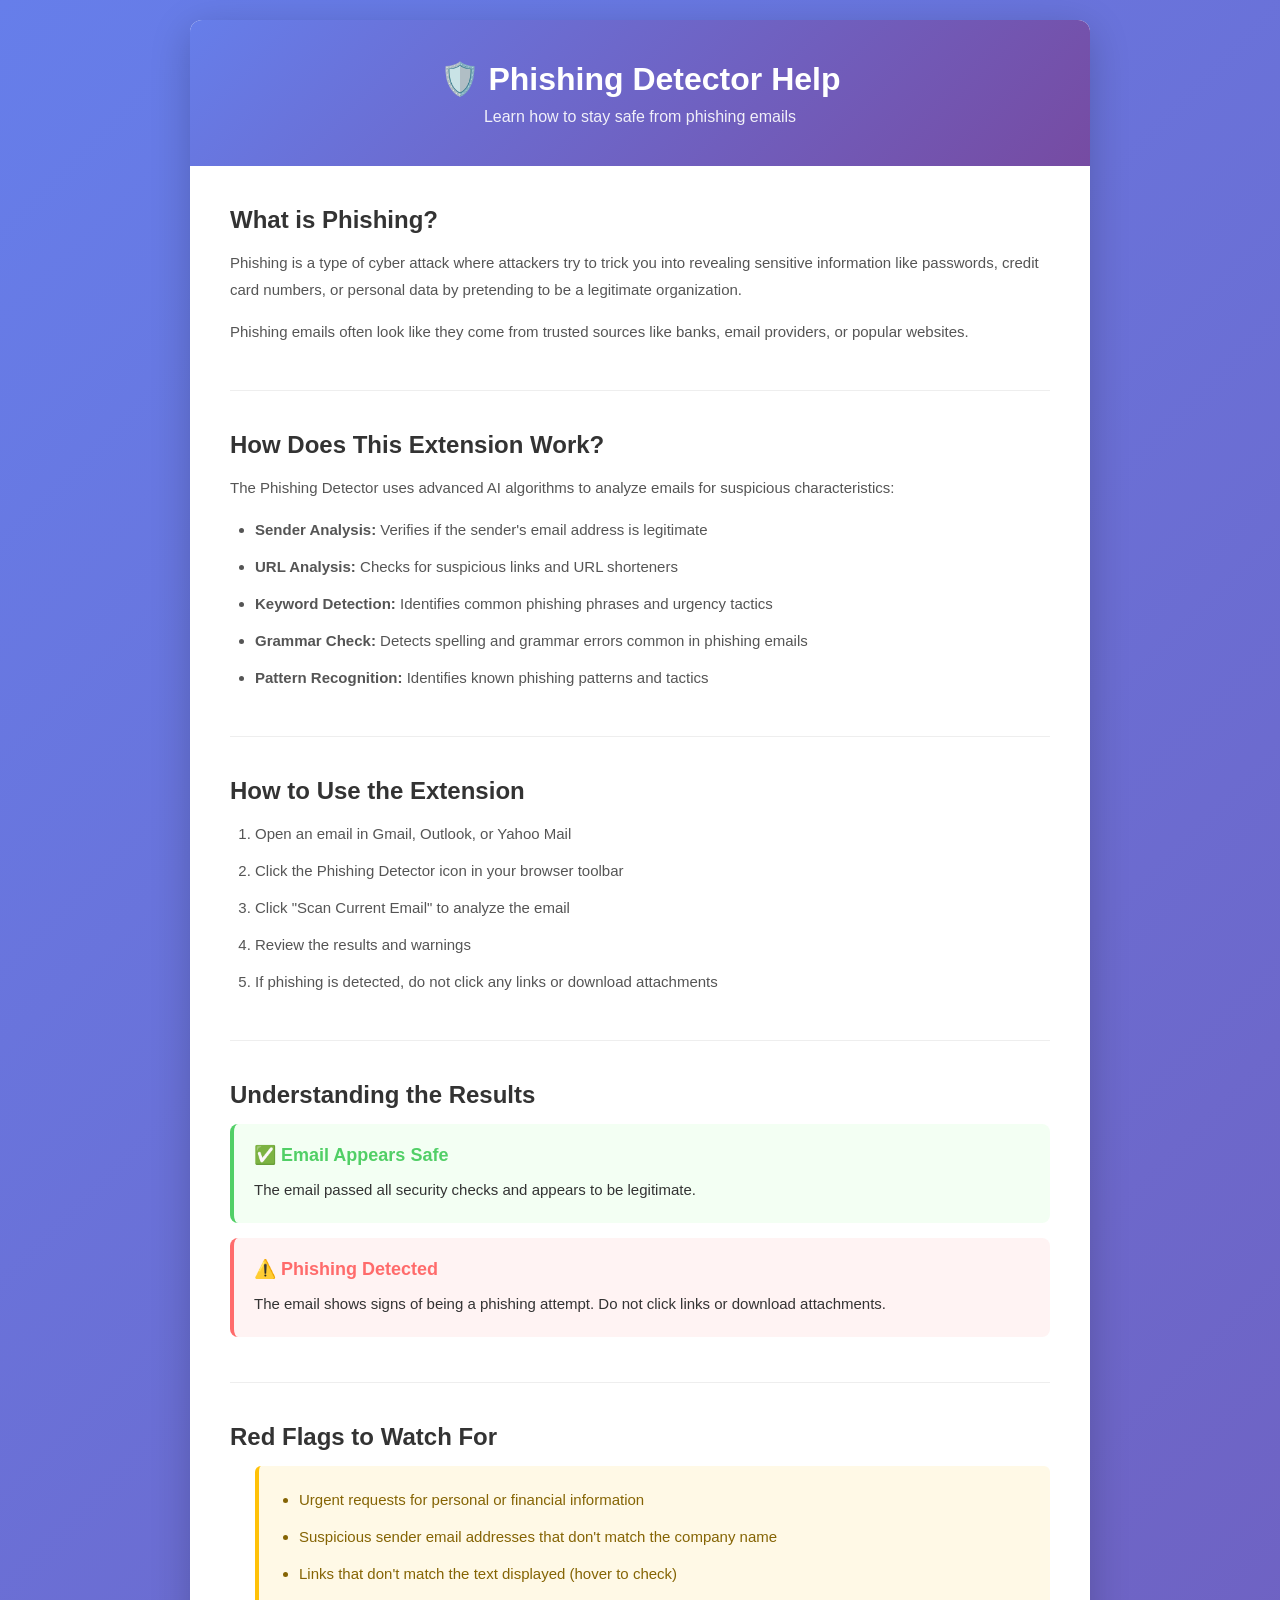
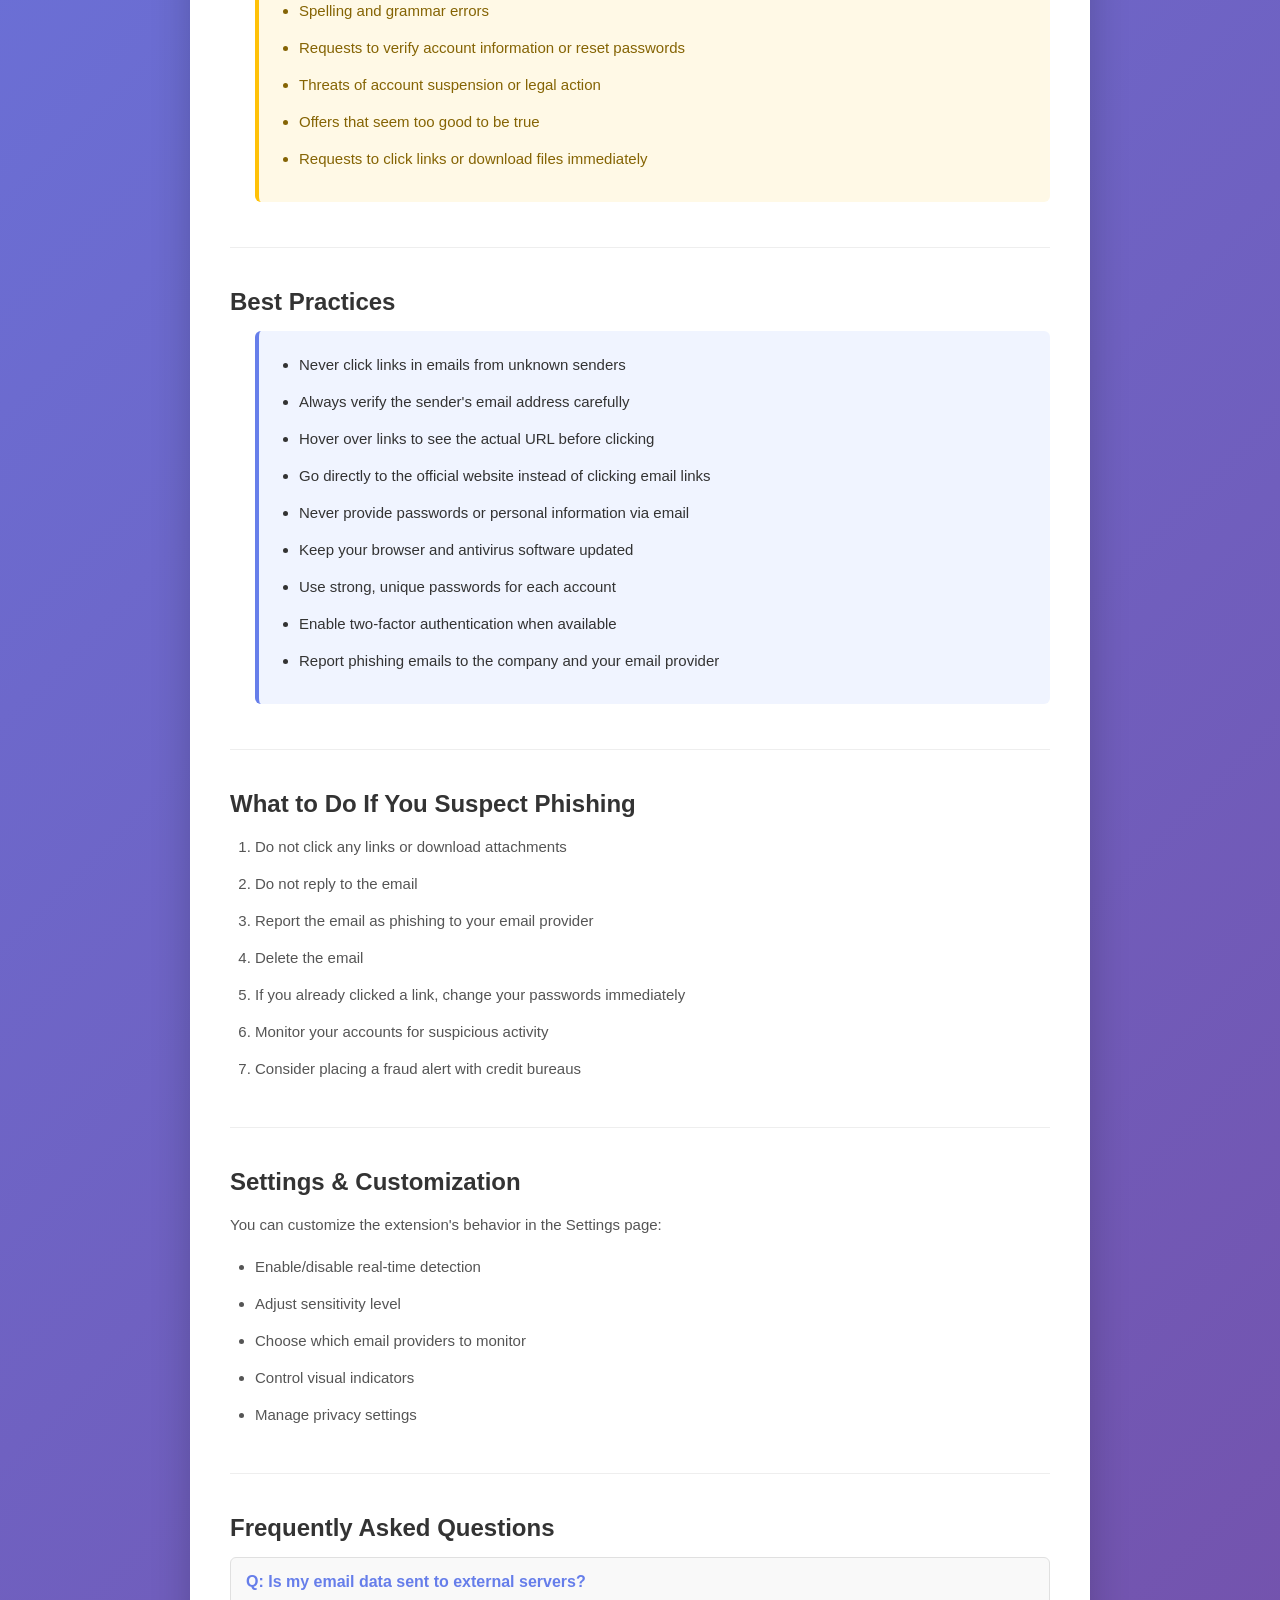
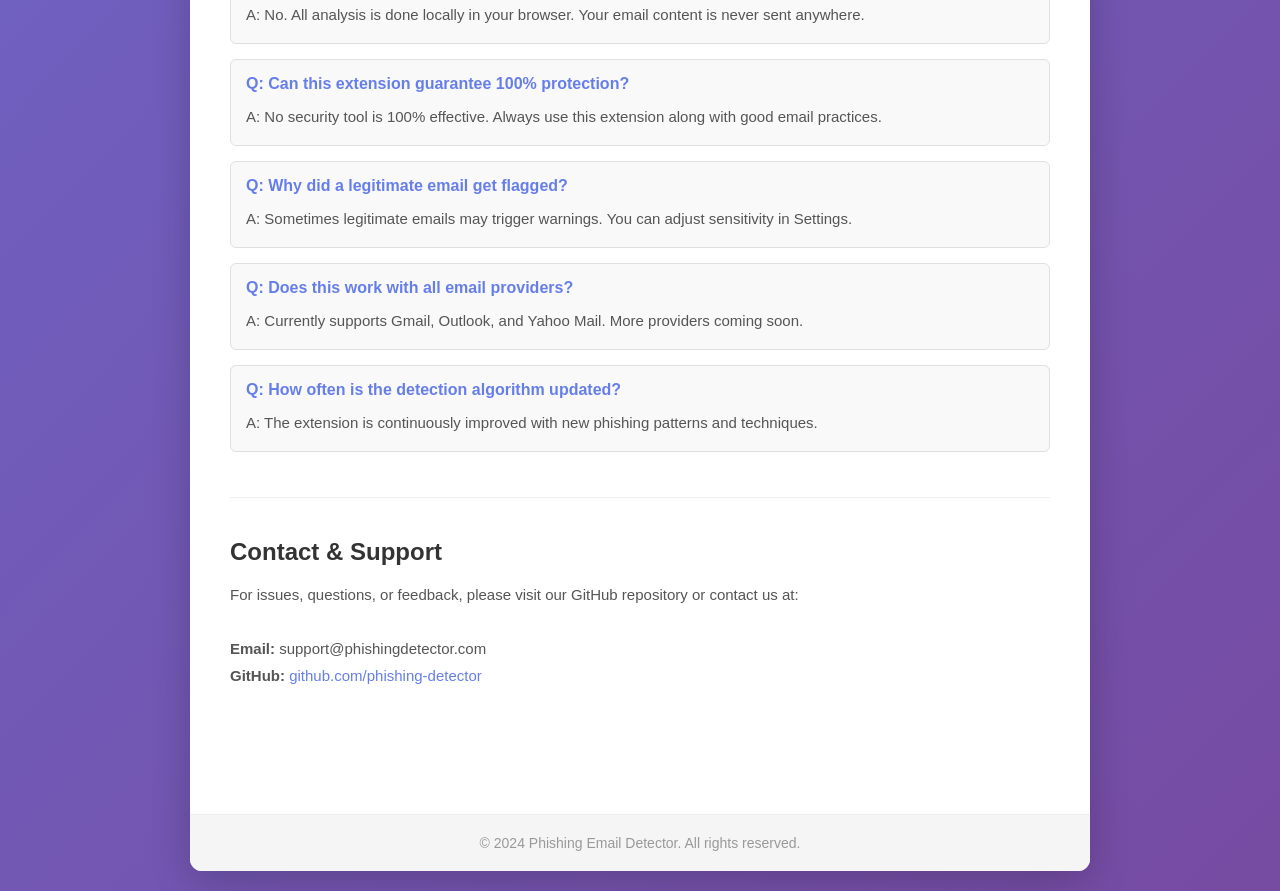
<file: phishing_detector/chrome_extension/help.html>
<!DOCTYPE html>
<html lang="en">
<head>
    <meta charset="UTF-8">
    <meta name="viewport" content="width=device-width, initial-scale=1.0">
    <title>Phishing Detector Help</title>
    <link rel="stylesheet" href="help-styles.css">
</head>
<body>
    <div class="container">
        <div class="header">
            <h1>🛡️ Phishing Detector Help</h1>
            <p>Learn how to stay safe from phishing emails</p>
        </div>

        <div class="content">
            <section class="help-section">
                <h2>What is Phishing?</h2>
                <p>
                    Phishing is a type of cyber attack where attackers try to trick you into revealing sensitive information
                    like passwords, credit card numbers, or personal data by pretending to be a legitimate organization.
                </p>
                <p>
                    Phishing emails often look like they come from trusted sources like banks, email providers, or popular websites.
                </p>
            </section>

            <section class="help-section">
                <h2>How Does This Extension Work?</h2>
                <p>
                    The Phishing Detector uses advanced AI algorithms to analyze emails for suspicious characteristics:
                </p>
                <ul>
                    <li><strong>Sender Analysis:</strong> Verifies if the sender's email address is legitimate</li>
                    <li><strong>URL Analysis:</strong> Checks for suspicious links and URL shorteners</li>
                    <li><strong>Keyword Detection:</strong> Identifies common phishing phrases and urgency tactics</li>
                    <li><strong>Grammar Check:</strong> Detects spelling and grammar errors common in phishing emails</li>
                    <li><strong>Pattern Recognition:</strong> Identifies known phishing patterns and tactics</li>
                </ul>
            </section>

            <section class="help-section">
                <h2>How to Use the Extension</h2>
                <ol>
                    <li>Open an email in Gmail, Outlook, or Yahoo Mail</li>
                    <li>Click the Phishing Detector icon in your browser toolbar</li>
                    <li>Click "Scan Current Email" to analyze the email</li>
                    <li>Review the results and warnings</li>
                    <li>If phishing is detected, do not click any links or download attachments</li>
                </ol>
            </section>

            <section class="help-section">
                <h2>Understanding the Results</h2>
                <div class="result-example safe">
                    <h3>✅ Email Appears Safe</h3>
                    <p>The email passed all security checks and appears to be legitimate.</p>
                </div>
                <div class="result-example phishing">
                    <h3>⚠️ Phishing Detected</h3>
                    <p>The email shows signs of being a phishing attempt. Do not click links or download attachments.</p>
                </div>
            </section>

            <section class="help-section">
                <h2>Red Flags to Watch For</h2>
                <ul class="warning-list">
                    <li>Urgent requests for personal or financial information</li>
                    <li>Suspicious sender email addresses that don't match the company name</li>
                    <li>Links that don't match the text displayed (hover to check)</li>
                    <li>Spelling and grammar errors</li>
                    <li>Requests to verify account information or reset passwords</li>
                    <li>Threats of account suspension or legal action</li>
                    <li>Offers that seem too good to be true</li>
                    <li>Requests to click links or download files immediately</li>
                </ul>
            </section>

            <section class="help-section">
                <h2>Best Practices</h2>
                <ul class="best-practices">
                    <li>Never click links in emails from unknown senders</li>
                    <li>Always verify the sender's email address carefully</li>
                    <li>Hover over links to see the actual URL before clicking</li>
                    <li>Go directly to the official website instead of clicking email links</li>
                    <li>Never provide passwords or personal information via email</li>
                    <li>Keep your browser and antivirus software updated</li>
                    <li>Use strong, unique passwords for each account</li>
                    <li>Enable two-factor authentication when available</li>
                    <li>Report phishing emails to the company and your email provider</li>
                </ul>
            </section>

            <section class="help-section">
                <h2>What to Do If You Suspect Phishing</h2>
                <ol>
                    <li>Do not click any links or download attachments</li>
                    <li>Do not reply to the email</li>
                    <li>Report the email as phishing to your email provider</li>
                    <li>Delete the email</li>
                    <li>If you already clicked a link, change your passwords immediately</li>
                    <li>Monitor your accounts for suspicious activity</li>
                    <li>Consider placing a fraud alert with credit bureaus</li>
                </ol>
            </section>

            <section class="help-section">
                <h2>Settings & Customization</h2>
                <p>
                    You can customize the extension's behavior in the Settings page:
                </p>
                <ul>
                    <li>Enable/disable real-time detection</li>
                    <li>Adjust sensitivity level</li>
                    <li>Choose which email providers to monitor</li>
                    <li>Control visual indicators</li>
                    <li>Manage privacy settings</li>
                </ul>
            </section>

            <section class="help-section">
                <h2>Frequently Asked Questions</h2>
                
                <div class="faq-item">
                    <h3>Q: Is my email data sent to external servers?</h3>
                    <p>A: No. All analysis is done locally in your browser. Your email content is never sent anywhere.</p>
                </div>

                <div class="faq-item">
                    <h3>Q: Can this extension guarantee 100% protection?</h3>
                    <p>A: No security tool is 100% effective. Always use this extension along with good email practices.</p>
                </div>

                <div class="faq-item">
                    <h3>Q: Why did a legitimate email get flagged?</h3>
                    <p>A: Sometimes legitimate emails may trigger warnings. You can adjust sensitivity in Settings.</p>
                </div>

                <div class="faq-item">
                    <h3>Q: Does this work with all email providers?</h3>
                    <p>A: Currently supports Gmail, Outlook, and Yahoo Mail. More providers coming soon.</p>
                </div>

                <div class="faq-item">
                    <h3>Q: How often is the detection algorithm updated?</h3>
                    <p>A: The extension is continuously improved with new phishing patterns and techniques.</p>
                </div>
            </section>

            <section class="help-section">
                <h2>Contact & Support</h2>
                <p>
                    For issues, questions, or feedback, please visit our GitHub repository or contact us at:
                    <br><br>
                    <strong>Email:</strong> support@phishingdetector.com<br>
                    <strong>GitHub:</strong> <a href="#">github.com/phishing-detector</a>
                </p>
            </section>
        </div>

        <div class="footer">
            <p>&copy; 2024 Phishing Email Detector. All rights reserved.</p>
        </div>
    </div>
</body>
</html>
</file>
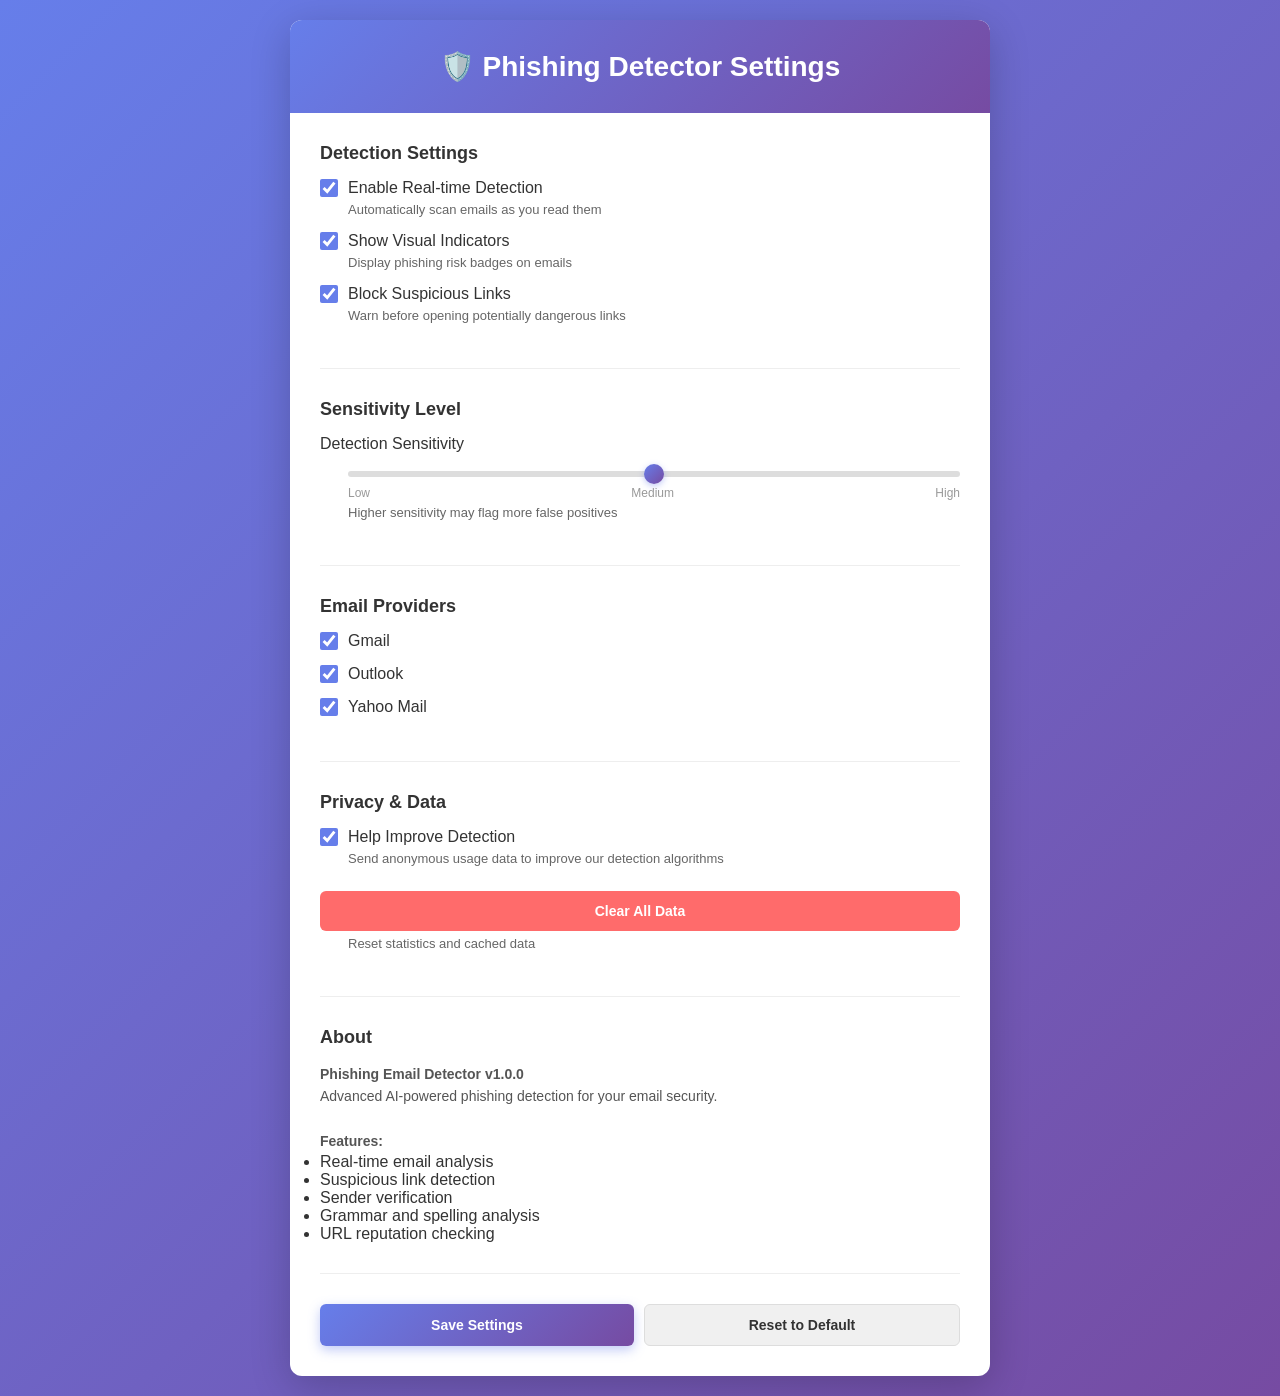
<file: phishing_detector/chrome_extension/options.html>
<!DOCTYPE html>
<html lang="en">
<head>
    <meta charset="UTF-8">
    <meta name="viewport" content="width=device-width, initial-scale=1.0">
    <title>Phishing Detector Settings</title>
    <link rel="stylesheet" href="options-styles.css">
</head>
<body>
    <div class="container">
        <div class="header">
            <h1>🛡️ Phishing Detector Settings</h1>
        </div>

        <div class="content">
            <div class="settings-section">
                <h2>Detection Settings</h2>
                
                <div class="setting-item">
                    <label class="setting-label">
                        <input type="checkbox" id="enable-detection" checked>
                        <span>Enable Real-time Detection</span>
                    </label>
                    <p class="setting-description">Automatically scan emails as you read them</p>
                </div>

                <div class="setting-item">
                    <label class="setting-label">
                        <input type="checkbox" id="show-indicators" checked>
                        <span>Show Visual Indicators</span>
                    </label>
                    <p class="setting-description">Display phishing risk badges on emails</p>
                </div>

                <div class="setting-item">
                    <label class="setting-label">
                        <input type="checkbox" id="block-suspicious" checked>
                        <span>Block Suspicious Links</span>
                    </label>
                    <p class="setting-description">Warn before opening potentially dangerous links</p>
                </div>
            </div>

            <div class="settings-section">
                <h2>Sensitivity Level</h2>
                
                <div class="setting-item">
                    <label class="setting-label">Detection Sensitivity</label>
                    <div class="slider-container">
                        <input type="range" id="sensitivity" min="1" max="5" value="3" class="slider">
                        <div class="slider-labels">
                            <span>Low</span>
                            <span>Medium</span>
                            <span>High</span>
                        </div>
                    </div>
                    <p class="setting-description">Higher sensitivity may flag more false positives</p>
                </div>
            </div>

            <div class="settings-section">
                <h2>Email Providers</h2>
                
                <div class="setting-item">
                    <label class="setting-label">
                        <input type="checkbox" id="enable-gmail" checked>
                        <span>Gmail</span>
                    </label>
                </div>

                <div class="setting-item">
                    <label class="setting-label">
                        <input type="checkbox" id="enable-outlook" checked>
                        <span>Outlook</span>
                    </label>
                </div>

                <div class="setting-item">
                    <label class="setting-label">
                        <input type="checkbox" id="enable-yahoo" checked>
                        <span>Yahoo Mail</span>
                    </label>
                </div>
            </div>

            <div class="settings-section">
                <h2>Privacy & Data</h2>
                
                <div class="setting-item">
                    <label class="setting-label">
                        <input type="checkbox" id="send-analytics" checked>
                        <span>Help Improve Detection</span>
                    </label>
                    <p class="setting-description">Send anonymous usage data to improve our detection algorithms</p>
                </div>

                <div class="setting-item">
                    <button id="clear-data" class="btn btn-danger">Clear All Data</button>
                    <p class="setting-description">Reset statistics and cached data</p>
                </div>
            </div>

            <div class="settings-section">
                <h2>About</h2>
                <p class="about-text">
                    <strong>Phishing Email Detector v1.0.0</strong><br>
                    Advanced AI-powered phishing detection for your email security.<br><br>
                    <strong>Features:</strong>
                    <ul>
                        <li>Real-time email analysis</li>
                        <li>Suspicious link detection</li>
                        <li>Sender verification</li>
                        <li>Grammar and spelling analysis</li>
                        <li>URL reputation checking</li>
                    </ul>
                </p>
            </div>

            <div class="button-group">
                <button id="save-btn" class="btn btn-primary">Save Settings</button>
                <button id="reset-btn" class="btn btn-secondary">Reset to Default</button>
            </div>

            <div id="status-message" class="status-message"></div>
        </div>
    </div>

    <script src="options.js"></script>
</body>
</html>
</file>
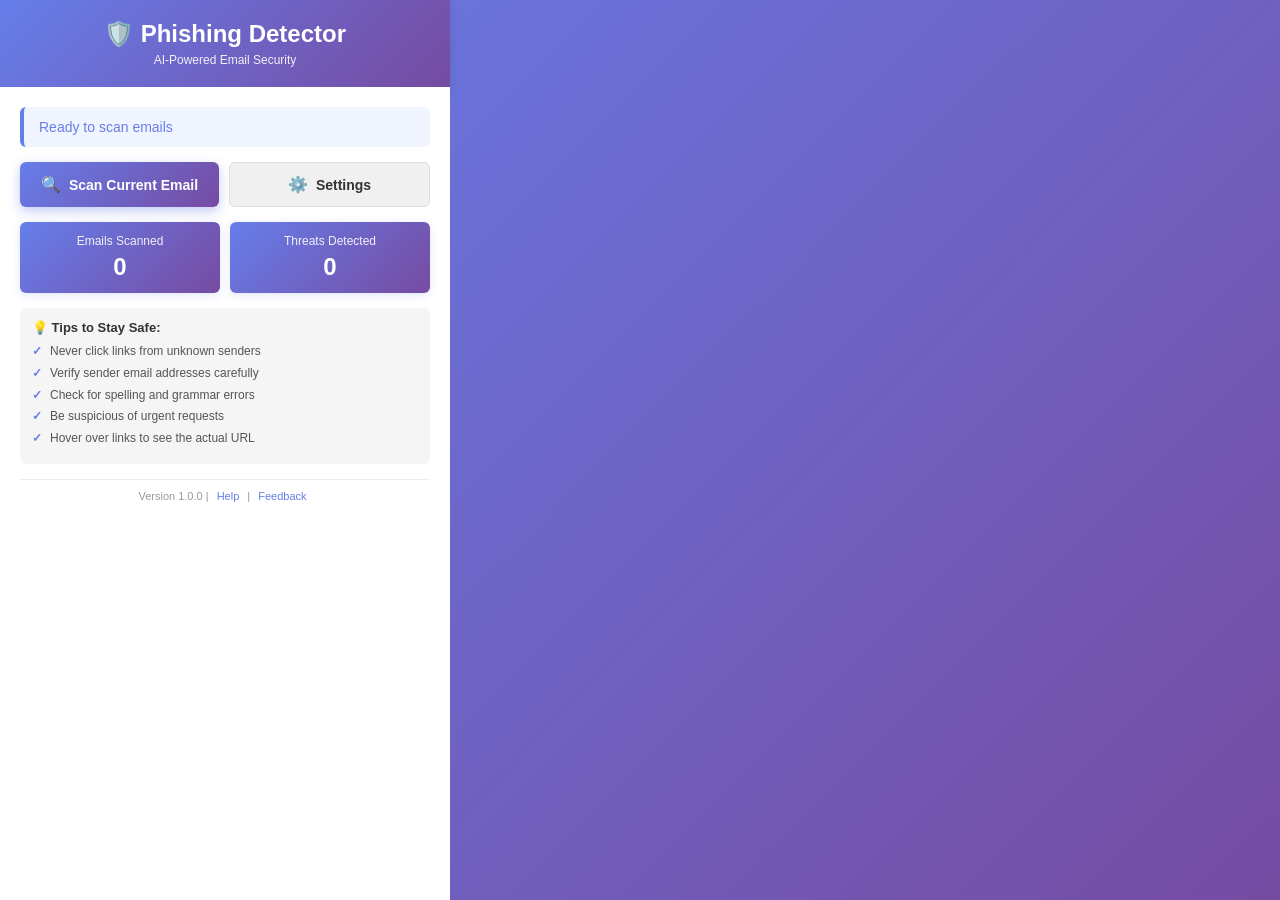
<file: phishing_detector/chrome_extension/popup.html>
<!DOCTYPE html>
<html lang="en">
<head>
    <meta charset="UTF-8">
    <meta name="viewport" content="width=device-width, initial-scale=1.0">
    <title>Phishing Email Detector</title>
    <link rel="stylesheet" href="popup-styles.css">
</head>
<body>
    <div class="container">
        <div class="header">
            <h1>🛡️ Phishing Detector</h1>
            <p class="subtitle">AI-Powered Email Security</p>
        </div>

        <div class="content">
            <div id="status" class="status-box">
                <p>Ready to scan emails</p>
            </div>

            <div id="result" class="result-box" style="display: none;">
                <div class="result-header">
                    <span id="result-icon" class="result-icon"></span>
                    <span id="result-title" class="result-title"></span>
                </div>
                <div class="result-details">
                    <p><strong>Confidence:</strong> <span id="confidence"></span>%</p>
                    <p><strong>Risk Level:</strong> <span id="risk-level"></span></p>
                    <div id="details-box" class="details-box"></div>
                </div>
            </div>

            <div class="button-group">
                <button id="scan-btn" class="btn btn-primary">
                    <span class="btn-icon">🔍</span> Scan Current Email
                </button>
                <button id="settings-btn" class="btn btn-secondary">
                    <span class="btn-icon">⚙️</span> Settings
                </button>
            </div>

            <div class="stats">
                <div class="stat-item">
                    <span class="stat-label">Emails Scanned</span>
                    <span id="scan-count" class="stat-value">0</span>
                </div>
                <div class="stat-item">
                    <span class="stat-label">Threats Detected</span>
                    <span id="threat-count" class="stat-value">0</span>
                </div>
            </div>

            <div class="info-box">
                <h3>💡 Tips to Stay Safe:</h3>
                <ul>
                    <li>Never click links from unknown senders</li>
                    <li>Verify sender email addresses carefully</li>
                    <li>Check for spelling and grammar errors</li>
                    <li>Be suspicious of urgent requests</li>
                    <li>Hover over links to see the actual URL</li>
                </ul>
            </div>

            <div class="footer">
                <p>Version 1.0.0 | <a href="#" id="help-link">Help</a> | <a href="#" id="feedback-link">Feedback</a></p>
            </div>
        </div>
    </div>

    <script src="popup.js"></script>
</body>
</html>
</file>
<file: phishing_detector/chrome_extension/help-styles.css>
* {
    margin: 0;
    padding: 0;
    box-sizing: border-box;
}

body {
    font-family: -apple-system, BlinkMacSystemFont, 'Segoe UI', Roboto, Oxygen, Ubuntu, Cantarell, sans-serif;
    background: linear-gradient(135deg, #667eea 0%, #764ba2 100%);
    color: #333;
    padding: 20px;
}

.container {
    max-width: 900px;
    margin: 0 auto;
    background: white;
    border-radius: 12px;
    box-shadow: 0 10px 40px rgba(0, 0, 0, 0.2);
    overflow: hidden;
}

.header {
    background: linear-gradient(135deg, #667eea 0%, #764ba2 100%);
    color: white;
    padding: 40px 30px;
    text-align: center;
}

.header h1 {
    font-size: 32px;
    font-weight: 700;
    margin-bottom: 10px;
}

.header p {
    font-size: 16px;
    opacity: 0.9;
}

.content {
    padding: 40px;
}

.help-section {
    margin-bottom: 40px;
    padding-bottom: 30px;
    border-bottom: 1px solid #eee;
}

.help-section:last-of-type {
    border-bottom: none;
}

.help-section h2 {
    font-size: 24px;
    margin-bottom: 15px;
    color: #333;
    font-weight: 600;
}

.help-section h3 {
    font-size: 18px;
    margin-bottom: 10px;
    color: #555;
    font-weight: 600;
}

.help-section p {
    font-size: 15px;
    line-height: 1.8;
    color: #555;
    margin-bottom: 15px;
}

.help-section ul,
.help-section ol {
    margin-left: 25px;
    margin-bottom: 15px;
}

.help-section li {
    font-size: 15px;
    line-height: 1.8;
    color: #555;
    margin-bottom: 10px;
}

.result-example {
    border-radius: 8px;
    padding: 20px;
    margin: 15px 0;
    border-left: 4px solid;
}

.result-example.safe {
    background: #f3fff3;
    border-color: #51cf66;
}

.result-example.safe h3 {
    color: #51cf66;
}

.result-example.phishing {
    background: #fff3f3;
    border-color: #ff6b6b;
}

.result-example.phishing h3 {
    color: #ff6b6b;
}

.result-example p {
    margin: 0;
    color: #333;
}

.warning-list {
    background: #fff9e6;
    border-left: 4px solid #ffc107;
    padding: 20px;
    border-radius: 6px;
    margin: 15px 0;
}

.warning-list li {
    margin-left: 20px;
    color: #856404;
}

.best-practices {
    background: #f0f4ff;
    border-left: 4px solid #667eea;
    padding: 20px;
    border-radius: 6px;
    margin: 15px 0;
}

.best-practices li {
    margin-left: 20px;
    color: #333;
}

.faq-item {
    background: #f9f9f9;
    border: 1px solid #e0e0e0;
    border-radius: 6px;
    padding: 15px;
    margin: 15px 0;
}

.faq-item h3 {
    color: #667eea;
    margin-bottom: 10px;
    font-size: 16px;
}

.faq-item p {
    margin: 0;
    color: #555;
}

.footer {
    background: #f5f5f5;
    padding: 20px;
    text-align: center;
    font-size: 14px;
    color: #999;
    border-top: 1px solid #eee;
}

a {
    color: #667eea;
    text-decoration: none;
}

a:hover {
    text-decoration: underline;
}

/* Responsive */
@media (max-width: 768px) {
    body {
        padding: 10px;
    }

    .container {
        border-radius: 8px;
    }

    .header {
        padding: 30px 20px;
    }

    .header h1 {
        font-size: 24px;
    }

    .content {
        padding: 20px;
    }

    .help-section h2 {
        font-size: 20px;
    }

    .help-section p,
    .help-section li {
        font-size: 14px;
    }
}
</file>
<file: phishing_detector/chrome_extension/options-styles.css>
* {
    margin: 0;
    padding: 0;
    box-sizing: border-box;
}

body {
    font-family: -apple-system, BlinkMacSystemFont, 'Segoe UI', Roboto, Oxygen, Ubuntu, Cantarell, sans-serif;
    background: linear-gradient(135deg, #667eea 0%, #764ba2 100%);
    color: #333;
    padding: 20px;
}

.container {
    max-width: 700px;
    margin: 0 auto;
    background: white;
    border-radius: 12px;
    box-shadow: 0 10px 40px rgba(0, 0, 0, 0.2);
    overflow: hidden;
}

.header {
    background: linear-gradient(135deg, #667eea 0%, #764ba2 100%);
    color: white;
    padding: 30px 20px;
    text-align: center;
}

.header h1 {
    font-size: 28px;
    font-weight: 700;
}

.content {
    padding: 30px;
}

.settings-section {
    margin-bottom: 30px;
    padding-bottom: 30px;
    border-bottom: 1px solid #eee;
}

.settings-section:last-of-type {
    border-bottom: none;
}

.settings-section h2 {
    font-size: 18px;
    margin-bottom: 15px;
    color: #333;
    font-weight: 600;
}

.setting-item {
    margin-bottom: 15px;
}

.setting-label {
    display: flex;
    align-items: center;
    cursor: pointer;
    font-weight: 500;
    color: #333;
}

.setting-label input[type="checkbox"] {
    width: 18px;
    height: 18px;
    margin-right: 10px;
    cursor: pointer;
    accent-color: #667eea;
}

.setting-description {
    font-size: 13px;
    color: #666;
    margin-top: 5px;
    margin-left: 28px;
}

.slider-container {
    margin-top: 10px;
    margin-left: 28px;
}

.slider {
    width: 100%;
    height: 6px;
    border-radius: 3px;
    background: #ddd;
    outline: none;
    -webkit-appearance: none;
    appearance: none;
}

.slider::-webkit-slider-thumb {
    -webkit-appearance: none;
    appearance: none;
    width: 20px;
    height: 20px;
    border-radius: 50%;
    background: linear-gradient(135deg, #667eea 0%, #764ba2 100%);
    cursor: pointer;
    box-shadow: 0 2px 6px rgba(102, 126, 234, 0.4);
}

.slider::-moz-range-thumb {
    width: 20px;
    height: 20px;
    border-radius: 50%;
    background: linear-gradient(135deg, #667eea 0%, #764ba2 100%);
    cursor: pointer;
    border: none;
    box-shadow: 0 2px 6px rgba(102, 126, 234, 0.4);
}

.slider-labels {
    display: flex;
    justify-content: space-between;
    font-size: 12px;
    color: #999;
    margin-top: 5px;
}

.about-text {
    font-size: 14px;
    line-height: 1.6;
    color: #555;
}

.about-text ul {
    margin: 10px 0 0 20px;
    padding: 0;
}

.about-text li {
    margin: 5px 0;
    color: #666;
}

.button-group {
    display: flex;
    gap: 10px;
    margin-top: 30px;
}

.btn {
    flex: 1;
    padding: 12px 20px;
    border: none;
    border-radius: 6px;
    font-size: 14px;
    font-weight: 600;
    cursor: pointer;
    transition: all 0.3s ease;
}

.btn-primary {
    background: linear-gradient(135deg, #667eea 0%, #764ba2 100%);
    color: white;
    box-shadow: 0 4px 12px rgba(102, 126, 234, 0.4);
}

.btn-primary:hover {
    transform: translateY(-2px);
    box-shadow: 0 6px 16px rgba(102, 126, 234, 0.6);
}

.btn-primary:active {
    transform: translateY(0);
}

.btn-secondary {
    background: #f0f0f0;
    color: #333;
    border: 1px solid #ddd;
}

.btn-secondary:hover {
    background: #e8e8e8;
}

.btn-danger {
    background: #ff6b6b;
    color: white;
    width: 100%;
    margin-top: 10px;
}

.btn-danger:hover {
    background: #ff5252;
}

.status-message {
    margin-top: 20px;
    padding: 12px 15px;
    border-radius: 6px;
    text-align: center;
    font-size: 14px;
    font-weight: 500;
    display: none;
}

.status-message.success {
    display: block;
    background: #f3fff3;
    color: #51cf66;
    border: 1px solid #51cf66;
}

.status-message.error {
    display: block;
    background: #fff3f3;
    color: #ff6b6b;
    border: 1px solid #ff6b6b;
}

/* Responsive */
@media (max-width: 600px) {
    body {
        padding: 10px;
    }

    .content {
        padding: 20px;
    }

    .header h1 {
        font-size: 22px;
    }

    .button-group {
        flex-direction: column;
    }

    .btn {
        width: 100%;
    }
}
</file>
<file: phishing_detector/chrome_extension/popup-styles.css>
* {
    margin: 0;
    padding: 0;
    box-sizing: border-box;
}

body {
    width: 450px;
    font-family: -apple-system, BlinkMacSystemFont, 'Segoe UI', Roboto, Oxygen, Ubuntu, Cantarell, sans-serif;
    background: linear-gradient(135deg, #667eea 0%, #764ba2 100%);
    color: #333;
}

.container {
    display: flex;
    flex-direction: column;
    min-height: 100vh;
}

.header {
    background: linear-gradient(135deg, #667eea 0%, #764ba2 100%);
    color: white;
    padding: 20px;
    text-align: center;
    box-shadow: 0 2px 10px rgba(0, 0, 0, 0.1);
}

.header h1 {
    font-size: 24px;
    margin-bottom: 5px;
    font-weight: 700;
}

.subtitle {
    font-size: 12px;
    opacity: 0.9;
    font-weight: 500;
}

.content {
    padding: 20px;
    background: white;
    flex: 1;
    overflow-y: auto;
}

.status-box {
    background: #f0f4ff;
    border-left: 4px solid #667eea;
    padding: 12px 15px;
    border-radius: 6px;
    margin-bottom: 15px;
    font-size: 14px;
    color: #667eea;
    font-weight: 500;
}

.result-box {
    background: #f9f9f9;
    border: 2px solid #e0e0e0;
    border-radius: 8px;
    padding: 15px;
    margin-bottom: 15px;
}

.result-box.phishing {
    background: #fff3f3;
    border-color: #ff6b6b;
}

.result-box.safe {
    background: #f3fff3;
    border-color: #51cf66;
}

.result-header {
    display: flex;
    align-items: center;
    margin-bottom: 12px;
    font-size: 16px;
    font-weight: 600;
}

.result-icon {
    font-size: 24px;
    margin-right: 10px;
}

.result-title {
    flex: 1;
}

.result-box.phishing .result-title {
    color: #ff6b6b;
}

.result-box.safe .result-title {
    color: #51cf66;
}

.result-details {
    font-size: 13px;
    color: #555;
}

.result-details p {
    margin: 8px 0;
    display: flex;
    justify-content: space-between;
}

.details-box {
    background: white;
    border-radius: 6px;
    padding: 10px;
    margin-top: 10px;
    font-size: 12px;
    max-height: 150px;
    overflow-y: auto;
    border: 1px solid #e0e0e0;
}

.details-box p {
    margin: 5px 0;
    color: #666;
}

.button-group {
    display: flex;
    gap: 10px;
    margin-bottom: 15px;
}

.btn {
    flex: 1;
    padding: 12px 16px;
    border: none;
    border-radius: 6px;
    font-size: 14px;
    font-weight: 600;
    cursor: pointer;
    transition: all 0.3s ease;
    display: flex;
    align-items: center;
    justify-content: center;
    gap: 8px;
}

.btn-icon {
    font-size: 16px;
}

.btn-primary {
    background: linear-gradient(135deg, #667eea 0%, #764ba2 100%);
    color: white;
    box-shadow: 0 4px 12px rgba(102, 126, 234, 0.4);
}

.btn-primary:hover {
    transform: translateY(-2px);
    box-shadow: 0 6px 16px rgba(102, 126, 234, 0.6);
}

.btn-primary:active {
    transform: translateY(0);
}

.btn-primary:disabled {
    opacity: 0.6;
    cursor: not-allowed;
    transform: none;
}

.btn-secondary {
    background: #f0f0f0;
    color: #333;
    border: 1px solid #ddd;
}

.btn-secondary:hover {
    background: #e8e8e8;
}

.stats {
    display: grid;
    grid-template-columns: 1fr 1fr;
    gap: 10px;
    margin-bottom: 15px;
}

.stat-item {
    background: linear-gradient(135deg, #667eea 0%, #764ba2 100%);
    color: white;
    padding: 12px;
    border-radius: 6px;
    text-align: center;
    box-shadow: 0 2px 8px rgba(102, 126, 234, 0.2);
}

.stat-label {
    display: block;
    font-size: 12px;
    opacity: 0.9;
    margin-bottom: 5px;
}

.stat-value {
    display: block;
    font-size: 24px;
    font-weight: 700;
}

.info-box {
    background: #f5f5f5;
    border-radius: 6px;
    padding: 12px;
    margin-bottom: 15px;
    font-size: 12px;
}

.info-box h3 {
    font-size: 13px;
    margin-bottom: 8px;
    color: #333;
}

.info-box ul {
    list-style: none;
    padding-left: 0;
}

.info-box li {
    margin: 5px 0;
    padding-left: 18px;
    position: relative;
    color: #555;
    line-height: 1.4;
}

.info-box li:before {
    content: "✓";
    position: absolute;
    left: 0;
    color: #667eea;
    font-weight: bold;
}

.footer {
    text-align: center;
    font-size: 11px;
    color: #999;
    padding-top: 10px;
    border-top: 1px solid #eee;
}

.footer a {
    color: #667eea;
    text-decoration: none;
    margin: 0 5px;
}

.footer a:hover {
    text-decoration: underline;
}

/* Scrollbar styling */
::-webkit-scrollbar {
    width: 6px;
}

::-webkit-scrollbar-track {
    background: #f1f1f1;
}

::-webkit-scrollbar-thumb {
    background: #888;
    border-radius: 3px;
}

::-webkit-scrollbar-thumb:hover {
    background: #555;
}

/* Loading animation */
@keyframes spin {
    0% { transform: rotate(0deg); }
    100% { transform: rotate(360deg); }
}

.loading {
    animation: spin 1s linear infinite;
}
</file>
